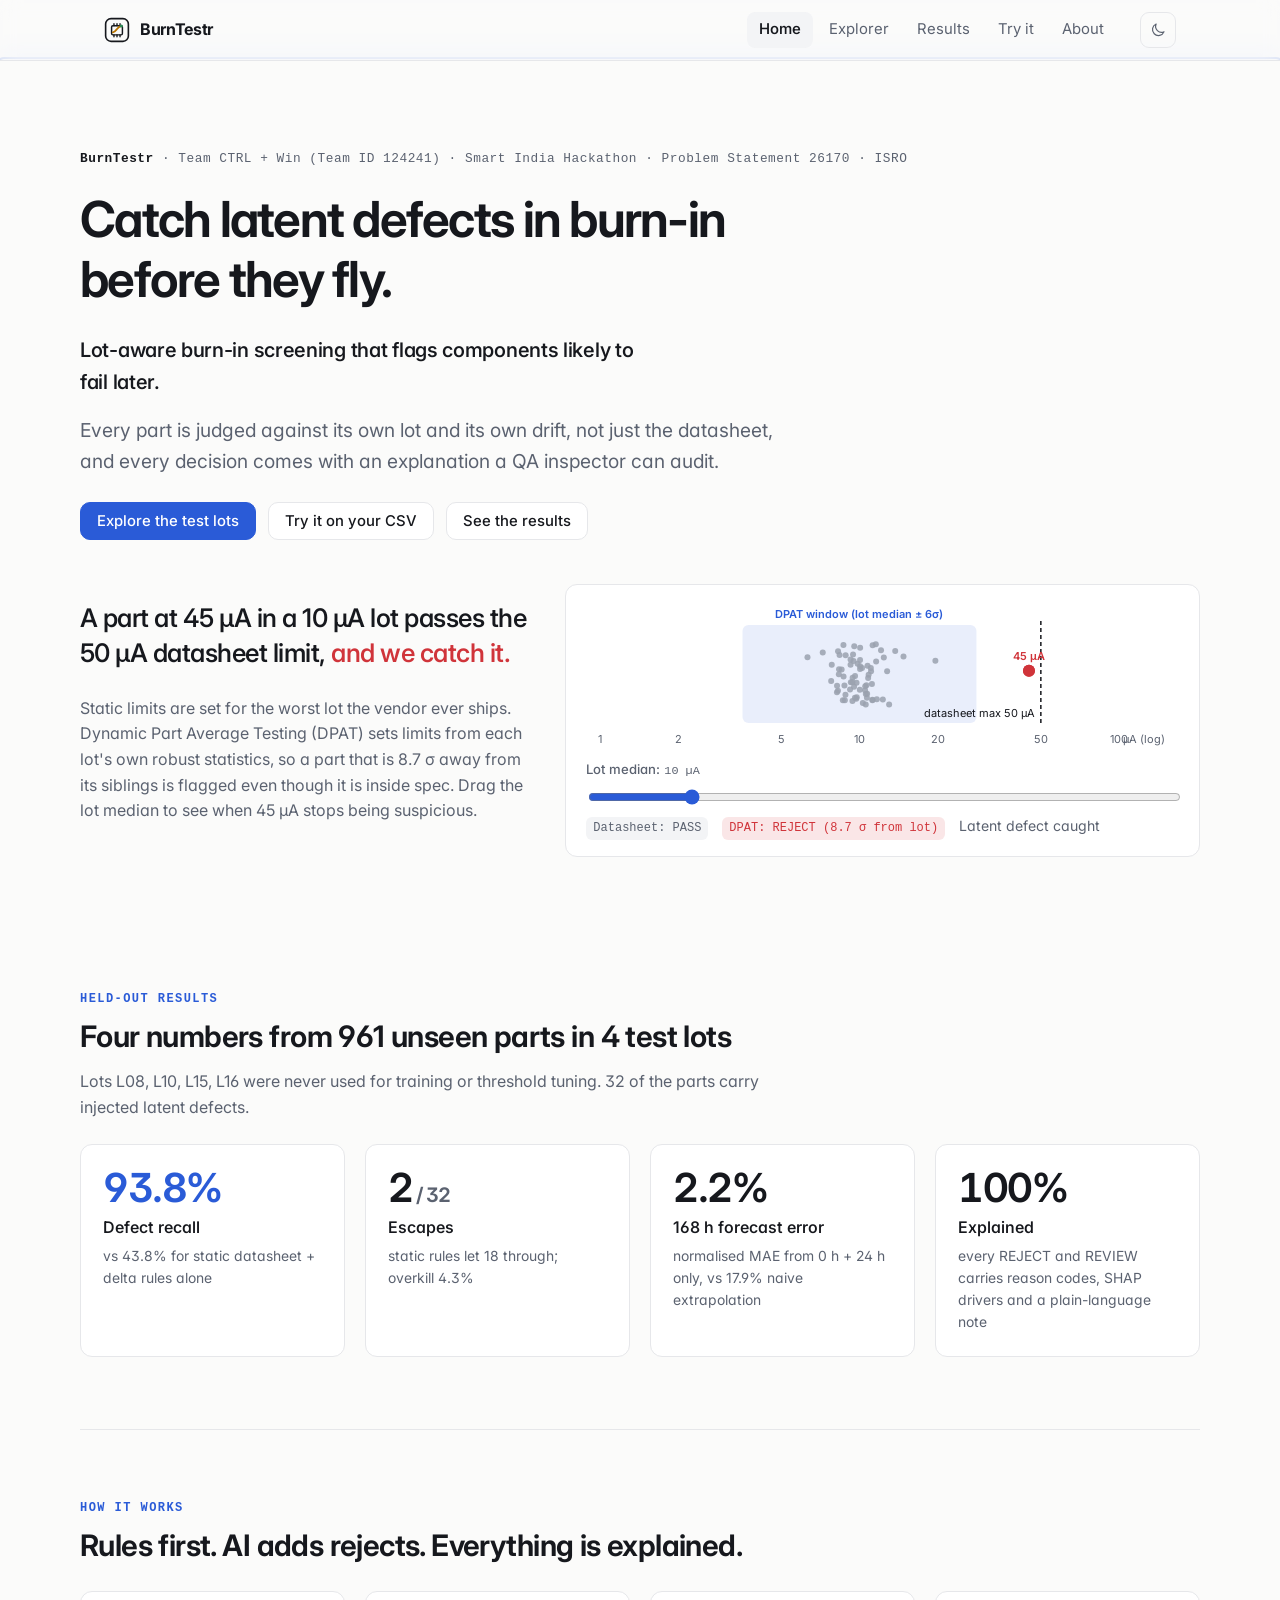
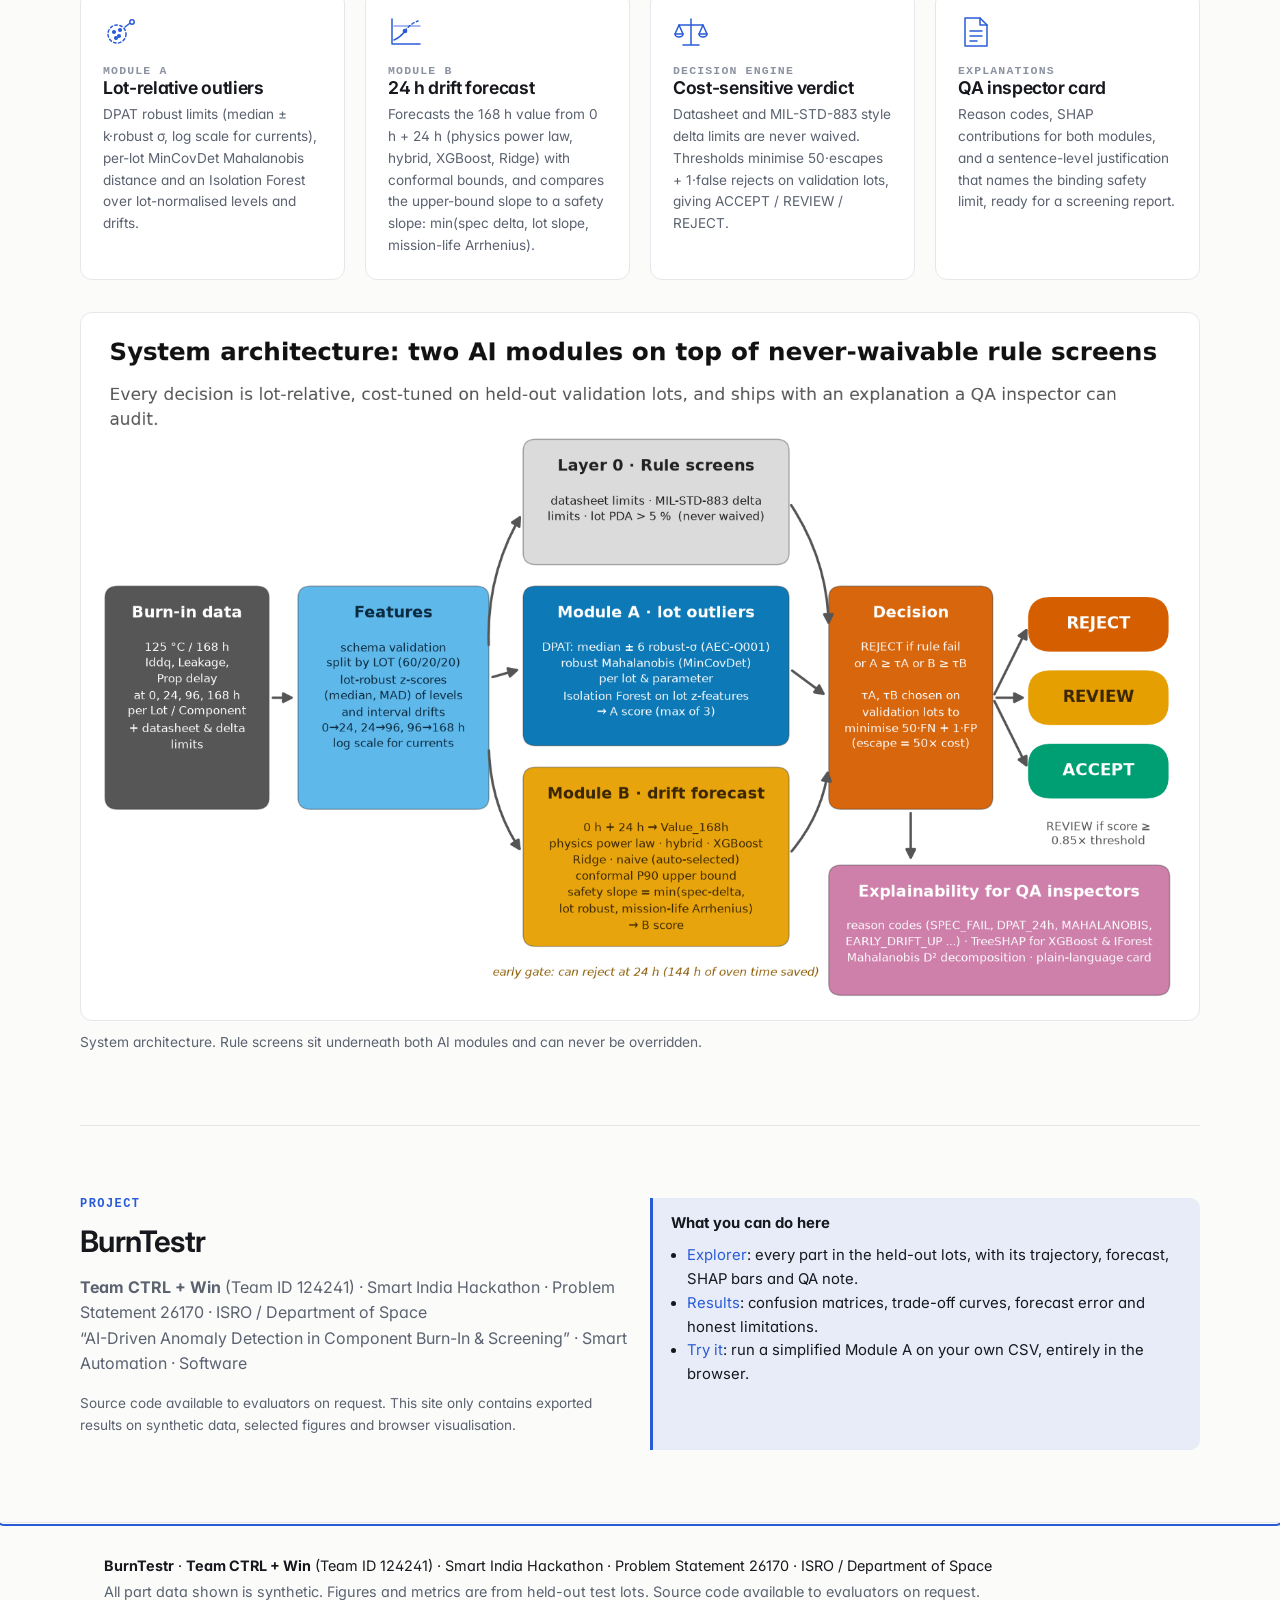
<file: index.html>
<!doctype html>
<html lang="en">
<head>
  <meta charset="utf-8">
  <meta name="viewport" content="width=device-width, initial-scale=1">
  <title>BurnTestr · Team CTRL + Win · SIH 26170 (ISRO)</title>
  <meta name="description" content="BurnTestr — lot-aware burn-in screening that flags components likely to fail later. Team CTRL + Win (Team ID 124241), Smart India Hackathon 26170, ISRO / Department of Space.">
  <meta name="theme-color" content="#fbfbfa" media="(prefers-color-scheme: light)">
  <meta name="theme-color" content="#0e1014" media="(prefers-color-scheme: dark)">
  <meta property="og:type" content="website">
  <meta property="og:title" content="BurnTestr · Team CTRL + Win · SIH 26170">
  <meta property="og:description" content="Lot-aware burn-in screening that flags components likely to fail later. A part at 45 µA in a 10 µA lot passes the 50 µA datasheet limit — and BurnTestr catches it. 93.8% recall vs 43.8% for static rules.">
  <meta property="og:image" content="https://mo0001.github.io/burnin-screening-site/img/fig/01_static_vs_dynamic_limits.png">
  <meta property="og:url" content="https://mo0001.github.io/burnin-screening-site/">
  <meta name="twitter:card" content="summary_large_image">
  <meta name="twitter:title" content="BurnTestr · Team CTRL + Win · SIH 26170">
  <meta name="twitter:description" content="Lot-aware burn-in screening that flags components likely to fail later.">
  <link rel="icon" href="favicon.svg" type="image/svg+xml">
  <link rel="preconnect" href="https://fonts.googleapis.com">
  <link rel="preconnect" href="https://fonts.gstatic.com" crossorigin>
  <link rel="stylesheet" href="https://fonts.googleapis.com/css2?family=Inter:wght@400;500;600;700&display=swap">
  <link rel="stylesheet" href="css/style.css">
  <script>
    (function () {
      var t = localStorage.getItem("theme");
      if (t) document.documentElement.dataset.theme = t;
    })();
  </script>
  <script type="module" src="js/main.js"></script>
</head>
<body>
  <a class="skip" href="#app">Skip to content</a>
  <header class="site-header">
    <div class="wrap header-inner">
      <a class="brand" href="#/" aria-label="BurnTestr home">
        <svg class="brand-mark" viewBox="0 0 24 24" aria-hidden="true">
          <rect x="1.5" y="1.5" width="21" height="21" rx="5" fill="none" stroke="currentColor" stroke-width="1.5"/>
          <rect x="7" y="8" width="10" height="8.5" rx="1.2" fill="none" stroke="currentColor" stroke-width="1.35"/>
          <path d="M9.2 8V6.2M12 8V6.2M14.8 8V6.2M9.2 16.5v1.8M12 16.5v1.8M14.8 16.5v1.8" fill="none" stroke="currentColor" stroke-width="1.25" stroke-linecap="round"/>
          <path d="M8.2 14.2c1.6-.2 2.6-1.6 3.8-3.1 1-1.3 2-2.6 3.9-2.8" fill="none" stroke="var(--review)" stroke-width="1.7" stroke-linecap="round"/>
          <circle cx="16" cy="8.3" r="1.45" fill="var(--ok)"/>
        </svg>
        <span>BurnTestr</span>
      </a>
      <nav class="nav" aria-label="Main">
        <a href="#/" data-route="">Home</a>
        <a href="#/explorer" data-route="explorer">Explorer</a>
        <a href="#/results" data-route="results">Results</a>
        <a href="#/try" data-route="try">Try it</a>
        <a href="#/about" data-route="about">About</a>
      </nav>
      <button class="theme-toggle" type="button" aria-label="Toggle dark mode" title="Toggle dark mode">
        <svg viewBox="0 0 24 24" aria-hidden="true"><path d="M20 14.5A8 8 0 0 1 9.5 4a8 8 0 1 0 10.5 10.5Z" fill="none" stroke="currentColor" stroke-width="1.6" stroke-linejoin="round"/></svg>
      </button>
    </div>
  </header>

  <main id="app" tabindex="-1">
    <noscript><div class="wrap section"><p>This site needs JavaScript for its interactive charts and demo.</p></div></noscript>
    <div class="wrap section loading">Loading…</div>
  </main>

  <footer class="site-footer">
    <div class="wrap footer-inner">
      <p><strong>BurnTestr</strong> · <strong>Team CTRL + Win</strong> (Team ID 124241) · Smart India Hackathon · Problem Statement 26170 · ISRO / Department of Space</p>
      <p class="muted">All part data shown is synthetic. Figures and metrics are from held-out test lots. Source code available to evaluators on request.</p>
    </div>
  </footer>
</body>
</html>
</file>
<file: css/style.css>
/* ---------- tokens ---------- */
:root {
  color-scheme: light;
  --bg: #fbfbfa;
  --surface: #ffffff;
  --surface-2: #f3f4f6;
  --text: #16181d;
  --muted: #5b6270;
  --faint: #8b92a0;
  --line: #e6e7ea;
  --accent: #2a5bd7;
  --accent-weak: rgba(42, 91, 215, 0.09);
  --accept: #9aa1ae;
  --review: #b87400;
  --reject: #d0343a;
  --ok: #2c8a57;
  --band: rgba(42, 91, 215, 0.10);
  --envelope: rgba(91, 98, 112, 0.14);
  --radius: 12px;
  --shadow: 0 1px 2px rgba(16, 24, 40, 0.04), 0 8px 24px rgba(16, 24, 40, 0.06);
  --mono: ui-monospace, SFMono-Regular, "JetBrains Mono", Consolas, monospace;
  --sans: Inter, system-ui, -apple-system, "Segoe UI", Roboto, "Helvetica Neue", Arial, sans-serif;
}
:root[data-theme="dark"] {
  color-scheme: dark;
  --bg: #0e1014;
  --surface: #151820;
  --surface-2: #1b1f29;
  --text: #e8eaee;
  --muted: #9aa2b1;
  --faint: #6f7786;
  --line: #262b36;
  --accent: #7c9dff;
  --accent-weak: rgba(124, 157, 255, 0.12);
  --accept: #5f6878;
  --review: #e3a82b;
  --reject: #ff6b6b;
  --ok: #4cc38a;
  --band: rgba(124, 157, 255, 0.13);
  --envelope: rgba(154, 162, 177, 0.14);
  --shadow: 0 1px 2px rgba(0, 0, 0, 0.3), 0 8px 24px rgba(0, 0, 0, 0.25);
}
@media (prefers-color-scheme: dark) {
  :root:not([data-theme="light"]) {
    color-scheme: dark;
    --bg: #0e1014; --surface: #151820; --surface-2: #1b1f29; --text: #e8eaee; --muted: #9aa2b1;
    --faint: #6f7786; --line: #262b36; --accent: #7c9dff; --accent-weak: rgba(124, 157, 255, 0.12);
    --accept: #5f6878; --review: #e3a82b; --reject: #ff6b6b; --ok: #4cc38a;
    --band: rgba(124, 157, 255, 0.13); --envelope: rgba(154, 162, 177, 0.14);
    --shadow: 0 1px 2px rgba(0, 0, 0, 0.3), 0 8px 24px rgba(0, 0, 0, 0.25);
  }
}

/* ---------- base ---------- */
*, *::before, *::after { box-sizing: border-box; }
html { -webkit-text-size-adjust: 100%; scroll-behavior: smooth; }
body {
  margin: 0; background: var(--bg); color: var(--text);
  font: 16px/1.6 var(--sans); font-feature-settings: "cv11", "ss01";
  -webkit-font-smoothing: antialiased; min-height: 100vh; display: flex; flex-direction: column;
}
main { flex: 1; outline: none; }
a { color: var(--accent); text-decoration: none; }
a:hover { text-decoration: underline; text-underline-offset: 3px; }
h1, h2, h3, h4 { line-height: 1.2; letter-spacing: -0.02em; margin: 0 0 0.5em; font-weight: 650; }
h1 { font-size: clamp(2rem, 4.6vw, 3.1rem); letter-spacing: -0.035em; }
h2 { font-size: clamp(1.4rem, 2.6vw, 1.85rem); }
h3 { font-size: 1.1rem; }
p { margin: 0 0 1em; }
small, .small { font-size: 0.85rem; }
.muted { color: var(--muted); }
.faint { color: var(--faint); }
.mono, code { font-family: var(--mono); font-size: 0.9em; }
code { background: var(--surface-2); padding: 0.1em 0.35em; border-radius: 5px; }
img { max-width: 100%; height: auto; display: block; }
:focus-visible { outline: 2px solid var(--accent); outline-offset: 2px; border-radius: 4px; }
.skip { position: absolute; left: -999px; top: 8px; background: var(--surface); padding: 8px 12px; z-index: 100; }
.skip:focus { left: 8px; }

.wrap { max-width: 1120px; margin: 0 auto; padding: 0 24px; }
.section { padding: 72px 0; }
.section + .section { border-top: 1px solid var(--line); }
.section-tight { padding: 40px 0; }
.eyebrow {
  font: 600 0.75rem/1 var(--mono); letter-spacing: 0.12em; text-transform: uppercase;
  color: var(--accent); margin-bottom: 14px; display: block;
}
.lead { font-size: clamp(1.05rem, 1.6vw, 1.2rem); color: var(--muted); max-width: 44rem; }
.tagline {
  font-size: clamp(1.05rem, 1.7vw, 1.25rem); color: var(--text); font-weight: 550;
  letter-spacing: -0.015em; max-width: 36rem; margin: 0 0 0.85em;
}
.loading { color: var(--muted); }

/* ---------- header / footer ---------- */
.site-header {
  position: sticky; top: 0; z-index: 20;
  background: color-mix(in srgb, var(--bg) 82%, transparent);
  backdrop-filter: saturate(1.4) blur(10px); -webkit-backdrop-filter: saturate(1.4) blur(10px);
  border-bottom: 1px solid var(--line);
}
.header-inner { display: flex; align-items: center; gap: 24px; height: 60px; }
.brand { display: flex; align-items: center; gap: 10px; color: var(--text); font-weight: 650; letter-spacing: -0.01em; white-space: nowrap; }
.brand:hover { text-decoration: none; }
.brand-mark { width: 26px; height: 26px; flex: none; }
.brand span { font-weight: 700; letter-spacing: -0.02em; }
.nav { display: flex; gap: 4px; margin-left: auto; overflow-x: auto; scrollbar-width: none; }
.nav::-webkit-scrollbar { display: none; }
.nav a { color: var(--muted); padding: 6px 12px; border-radius: 8px; font-size: 0.93rem; white-space: nowrap; }
.nav a:hover { color: var(--text); background: var(--surface-2); text-decoration: none; }
.nav a[aria-current="page"] { color: var(--text); background: var(--surface-2); font-weight: 550; }
.theme-toggle {
  border: 1px solid var(--line); background: transparent; color: var(--muted); width: 36px; height: 36px;
  border-radius: 9px; display: grid; place-items: center; cursor: pointer; flex: none;
}
.theme-toggle:hover { color: var(--text); background: var(--surface-2); }
.theme-toggle svg { width: 18px; height: 18px; }
.site-footer { border-top: 1px solid var(--line); padding: 28px 0 36px; font-size: 0.9rem; }
.footer-inner p { margin: 0.2em 0; }
@media (max-width: 720px) {
  .header-inner { flex-wrap: wrap; height: auto; padding-top: 10px; gap: 8px 12px; }
  .brand { flex: 1; }
  .nav { order: 3; width: 100%; margin: 0 -8px 6px; }
  .section { padding: 48px 0; }
}

/* ---------- common components ---------- */
.grid { display: grid; gap: 20px; }
.g2 { grid-template-columns: repeat(2, minmax(0, 1fr)); }
.g3 { grid-template-columns: repeat(3, minmax(0, 1fr)); }
.g4 { grid-template-columns: repeat(4, minmax(0, 1fr)); }
@media (max-width: 900px) { .g4 { grid-template-columns: repeat(2, minmax(0, 1fr)); } .g3 { grid-template-columns: 1fr; } }
@media (max-width: 640px) { .g2, .g4 { grid-template-columns: 1fr; } }
.card {
  background: var(--surface); border: 1px solid var(--line); border-radius: var(--radius); padding: 22px;
}
.card h3 { margin-bottom: 6px; }
.card p:last-child { margin-bottom: 0; }
.btn {
  display: inline-flex; align-items: center; gap: 8px; border: 1px solid var(--line); background: var(--surface);
  color: var(--text); padding: 9px 16px; border-radius: 10px; font: 500 0.93rem var(--sans); cursor: pointer;
}
.btn:hover { text-decoration: none; background: var(--surface-2); }
.btn:focus-visible, .theme-toggle:focus-visible, .nav a:focus-visible, .seg button:focus-visible {
  outline: 2px solid var(--accent); outline-offset: 2px;
}
.btn-primary { background: var(--accent); border-color: var(--accent); color: #fff; }
:root[data-theme="dark"] .btn-primary { color: #0e1014; }
@media (prefers-color-scheme: dark) { :root:not([data-theme="light"]) .btn-primary { color: #0e1014; } }
.btn-primary:hover { background: var(--accent); filter: brightness(1.08); }
.btn:disabled { opacity: 0.5; cursor: not-allowed; }
.row { display: flex; flex-wrap: wrap; gap: 12px; align-items: center; }
.spacer { flex: 1; }

.badge {
  display: inline-flex; align-items: center; gap: 6px; font: 600 0.72rem/1 var(--mono); letter-spacing: 0.06em;
  padding: 5px 8px; border-radius: 6px; border: 1px solid currentColor; white-space: nowrap;
}
.badge::before { content: ""; width: 6px; height: 6px; border-radius: 50%; background: currentColor; }
.badge.ACCEPT { color: var(--muted); }
.badge.REVIEW { color: var(--review); }
.badge.REJECT { color: var(--reject); }
.chip {
  display: inline-block; font: 500 0.75rem/1.2 var(--mono); padding: 4px 7px; border-radius: 6px;
  background: var(--surface-2); color: var(--muted); margin: 2px 4px 2px 0; white-space: nowrap;
}
.chip.bad { background: color-mix(in srgb, var(--reject) 12%, transparent); color: var(--reject); }
.chip.warn { background: color-mix(in srgb, var(--review) 14%, transparent); color: var(--review); }
.chip.info { background: var(--accent-weak); color: var(--accent); }

label.field { display: flex; flex-direction: column; gap: 6px; font-size: 0.82rem; color: var(--muted); font-weight: 500; }
select, input[type="search"], input[type="text"] {
  font: 0.93rem var(--sans); color: var(--text); background: var(--surface); border: 1px solid var(--line);
  border-radius: 9px; padding: 8px 10px; min-width: 0;
}
select { padding-right: 28px; }
input[type="range"] { accent-color: var(--accent); width: 100%; }
.seg { display: inline-flex; border: 1px solid var(--line); border-radius: 9px; overflow: hidden; background: var(--surface); }
.seg button {
  border: 0; background: transparent; color: var(--muted); padding: 8px 12px; font: 500 0.88rem var(--sans); cursor: pointer;
}
.seg button + button { border-left: 1px solid var(--line); }
.seg button[aria-pressed="true"] { background: var(--accent-weak); color: var(--accent); }

/* ---------- tables ---------- */
.table-wrap { overflow-x: auto; border: 1px solid var(--line); border-radius: var(--radius); background: var(--surface); }
table { width: 100%; border-collapse: collapse; font-size: 0.9rem; }
th, td { text-align: left; padding: 10px 14px; border-bottom: 1px solid var(--line); vertical-align: top; }
th { font-weight: 600; color: var(--muted); font-size: 0.78rem; letter-spacing: 0.04em; text-transform: uppercase; background: var(--surface); position: sticky; top: 0; }
tbody tr:last-child td { border-bottom: 0; }
td.num, th.num { text-align: right; font-variant-numeric: tabular-nums; font-family: var(--mono); font-size: 0.85rem; }
tr.clickable { cursor: pointer; }
tr.clickable:hover td { background: var(--surface-2); }
tr.best td { font-weight: 600; }
tr.hl td { background: var(--accent-weak); }

/* ---------- charts ---------- */
.chart { width: 100%; position: relative; }
.chart svg { display: block; width: 100%; height: auto; overflow: visible; }
.chart text { fill: var(--muted); font: 11px var(--sans); }
.chart .axis line, .chart .axis path { stroke: var(--line); }
.chart .grid-line { stroke: var(--line); stroke-dasharray: 2 3; }
.chart .title { fill: var(--text); font-weight: 600; font-size: 12px; }
.legend { display: flex; flex-wrap: wrap; gap: 6px 16px; font-size: 0.82rem; color: var(--muted); margin: 6px 0 4px; }
.legend span { display: inline-flex; align-items: center; gap: 6px; }
.legend i { width: 14px; height: 3px; border-radius: 2px; display: inline-block; }
.legend i.dot { width: 9px; height: 9px; border-radius: 50%; }
.legend i.box { width: 14px; height: 10px; border-radius: 3px; }
.d-ACCEPT { fill: var(--accept); }
.d-REVIEW { fill: var(--review); }
.d-REJECT { fill: var(--reject); }
.dot-part { cursor: pointer; transition: r 0.12s; }
.dot-part:hover { stroke: var(--text); stroke-width: 1.5; }
.dot-part.sel { stroke: var(--text); stroke-width: 2; }
.tooltip {
  position: absolute; pointer-events: none; background: var(--text); color: var(--bg); font-size: 0.78rem;
  padding: 6px 9px; border-radius: 7px; white-space: nowrap; transform: translate(-50%, calc(-100% - 10px));
  opacity: 0; transition: opacity 0.1s; z-index: 5;
}
.tooltip.show { opacity: 1; }

/* ---------- home ---------- */
.hero { padding: 88px 0 64px; }
.hero h1 { max-width: 16em; }
.hero .team { font: 500 0.8rem/1.5 var(--mono); color: var(--muted); letter-spacing: 0.04em; margin-bottom: 22px; }
.hero .team strong { color: var(--text); }
.hook { margin-top: 44px; display: grid; grid-template-columns: minmax(0, 5fr) minmax(0, 7fr); gap: 32px; align-items: center; }
@media (max-width: 900px) { .hook { grid-template-columns: 1fr; } }
.hook-quote { font-size: clamp(1.25rem, 2.2vw, 1.6rem); line-height: 1.35; letter-spacing: -0.02em; font-weight: 550; }
.hook-quote em { font-style: normal; color: var(--reject); }
.hook-visual { padding: 18px 20px 14px; }
.hook-status { display: flex; gap: 10px; flex-wrap: wrap; margin-top: 8px; font-size: 0.88rem; }
.pulse { transform-box: fill-box; transform-origin: center; animation: pulse 2.2s ease-out infinite; }
@keyframes pulse { 0% { transform: scale(1); opacity: 0.55; } 80%, 100% { transform: scale(3.2); opacity: 0; } }
@media (prefers-reduced-motion: reduce) { .pulse { animation: none; opacity: 0; } html { scroll-behavior: auto; } }

.kpi .kpi-value { font-size: clamp(1.9rem, 3.4vw, 2.5rem); font-weight: 650; letter-spacing: -0.035em; line-height: 1.05; font-variant-numeric: tabular-nums; }
.kpi .kpi-value.accent { color: var(--accent); }
.kpi .kpi-label { font-weight: 550; margin: 6px 0 4px; }
.kpi .kpi-sub { color: var(--muted); font-size: 0.87rem; }
.icon { width: 36px; height: 36px; color: var(--accent); margin-bottom: 14px; }
.icon svg { width: 100%; height: 100%; }
.step-no { font: 600 0.72rem var(--mono); color: var(--faint); letter-spacing: 0.1em; }
.arch { border: 1px solid var(--line); border-radius: var(--radius); background: #fff; padding: 12px; }
.callout {
  border-left: 3px solid var(--accent); background: var(--accent-weak); padding: 14px 18px; border-radius: 0 10px 10px 0;
  font-size: 0.93rem;
}

/* ---------- explorer ---------- */
.toolbar { display: flex; flex-wrap: wrap; gap: 14px; align-items: flex-end; margin-bottom: 18px; }
.lot-summary { display: flex; flex-wrap: wrap; gap: 8px 22px; font-size: 0.88rem; color: var(--muted); margin: 4px 0 14px; }
.lot-summary b { color: var(--text); font-variant-numeric: tabular-nums; }
.pager { display: flex; gap: 8px; align-items: center; justify-content: flex-end; margin-top: 10px; font-size: 0.88rem; color: var(--muted); }
.drawer-backdrop { position: fixed; inset: 0; background: rgba(10, 12, 16, 0.35); z-index: 40; opacity: 0; pointer-events: none; transition: opacity 0.2s; }
.drawer-backdrop.open { opacity: 1; pointer-events: auto; }
.drawer {
  position: fixed; top: 0; right: 0; bottom: 0; width: min(640px, 100%); background: var(--bg); z-index: 41;
  border-left: 1px solid var(--line); box-shadow: var(--shadow); transform: translateX(102%); transition: transform 0.22s ease;
  overflow-y: auto; overscroll-behavior: contain;
}
.drawer.open { transform: none; }
@media (prefers-reduced-motion: reduce) { .drawer, .drawer-backdrop { transition: none; } }
.drawer-head { position: sticky; top: 0; background: color-mix(in srgb, var(--bg) 92%, transparent); backdrop-filter: blur(8px); padding: 18px 24px 12px; border-bottom: 1px solid var(--line); z-index: 2; }
.drawer-body { padding: 18px 24px 40px; }
.drawer-body h4 { font-size: 0.78rem; text-transform: uppercase; letter-spacing: 0.08em; color: var(--muted); margin: 26px 0 10px; font-weight: 600; }
.close-btn { border: 1px solid var(--line); background: var(--surface); color: var(--muted); border-radius: 8px; width: 32px; height: 32px; cursor: pointer; font-size: 18px; line-height: 1; }
.close-btn:hover { color: var(--text); }
.meta-grid { display: grid; grid-template-columns: repeat(auto-fit, minmax(120px, 1fr)); gap: 10px; }
.meta-grid > div { background: var(--surface); border: 1px solid var(--line); border-radius: 10px; padding: 10px 12px; }
.meta-grid .k { font-size: 0.72rem; color: var(--muted); text-transform: uppercase; letter-spacing: 0.06em; }
.meta-grid .v { font: 600 1rem var(--mono); font-variant-numeric: tabular-nums; }
.bars { display: grid; gap: 7px; }
.bar-row { display: grid; grid-template-columns: minmax(0, 11rem) minmax(0, 1fr) 4.8rem; gap: 10px; align-items: center; font-size: 0.82rem; }
.bar-row .lbl { color: var(--muted); overflow: hidden; text-overflow: ellipsis; white-space: nowrap; }
.bar-row .val { font-family: var(--mono); text-align: right; font-variant-numeric: tabular-nums; font-size: 0.8rem; }
.bar-track { position: relative; height: 10px; background: var(--surface-2); border-radius: 5px; }
.bar-track.div::after { content: ""; position: absolute; left: 50%; top: -3px; bottom: -3px; width: 1px; background: var(--faint); }
.bar-fill { position: absolute; top: 0; bottom: 0; border-radius: 5px; background: var(--accent); }
.bar-fill.neg { background: var(--faint); }
.bar-fill.bad { background: var(--reject); }
.bar-row.binding .lbl { color: var(--text); font-weight: 600; }
.inspector {
  background: var(--surface); border: 1px solid var(--line); border-radius: var(--radius); overflow: hidden;
}
.inspector-head { display: flex; align-items: center; gap: 10px; padding: 12px 16px; border-bottom: 1px dashed var(--line); font: 600 0.75rem var(--mono); letter-spacing: 0.08em; color: var(--muted); text-transform: uppercase; }
.inspector-body { padding: 14px 16px; font-size: 0.9rem; line-height: 1.65; }
.inspector-body p { margin: 0 0 0.8em; }
.inspector-body .param-name { font: 600 0.8rem var(--mono); color: var(--accent); margin-right: 4px; }
.inspector-body mark { background: color-mix(in srgb, var(--reject) 14%, transparent); color: var(--reject); padding: 0 3px; border-radius: 3px; font-weight: 600; }
.inspector-body mark.ok { background: color-mix(in srgb, var(--ok) 13%, transparent); color: var(--ok); }
.inspector-body strong { font-weight: 650; }

/* ---------- results ---------- */
.cm { display: grid; grid-template-columns: auto 1fr 1fr; gap: 4px; font-size: 0.85rem; }
.cm .h { color: var(--muted); font-size: 0.72rem; text-transform: uppercase; letter-spacing: 0.06em; display: flex; align-items: center; justify-content: center; padding: 4px; text-align: center; }
.cm .h.side { justify-content: flex-end; writing-mode: horizontal-tb; }
.cm .c { border-radius: 8px; padding: 14px 8px; text-align: center; font: 650 1.35rem var(--mono); font-variant-numeric: tabular-nums; }
.cm .c small { display: block; font: 500 0.7rem var(--sans); color: var(--muted); margin-top: 2px; letter-spacing: 0.02em; }
.cm .tp { background: color-mix(in srgb, var(--ok) 14%, transparent); }
.cm .tn { background: var(--surface-2); }
.cm .fp { background: color-mix(in srgb, var(--review) 14%, transparent); }
.cm .fn { background: color-mix(in srgb, var(--reject) 16%, transparent); color: var(--reject); }
.cm-stats { font-size: 0.85rem; color: var(--muted); margin-top: 12px; display: flex; flex-wrap: wrap; gap: 4px 14px; }
.cm-stats b { color: var(--text); font-variant-numeric: tabular-nums; }
.inline-bar { display: inline-block; height: 8px; border-radius: 4px; background: var(--accent); vertical-align: middle; margin-right: 8px; opacity: 0.85; }
.inline-bar.naive { background: var(--faint); }
figure { margin: 0; }
figure img { border-radius: 10px; border: 1px solid var(--line); background: #fff; }
figcaption { font-size: 0.86rem; color: var(--muted); margin-top: 10px; }
.limits li { margin-bottom: 0.6em; }
.limits li::marker { color: var(--faint); }

/* ---------- try it ---------- */
.dropzone {
  border: 1.5px dashed var(--line); border-radius: var(--radius); padding: 28px; text-align: center; background: var(--surface);
  transition: border-color 0.15s, background 0.15s;
}
.dropzone.over { border-color: var(--accent); background: var(--accent-weak); }
.dropzone input[type="file"] { display: none; }
.slider-field { min-width: min(220px, 100%); flex: 1; }
.slider-field output { font: 600 0.9rem var(--mono); color: var(--text); }
.reason-list { margin: 0; padding-left: 1.1em; }
.reason-list li { margin-bottom: 2px; }
.notice { font-size: 0.88rem; color: var(--muted); background: var(--surface-2); padding: 12px 14px; border-radius: 10px; }
.error { color: var(--reject); }
.team-list { list-style: none; padding: 0; margin: 0; display: flex; flex-wrap: wrap; gap: 10px; }
.team-list li { border: 1px solid var(--line); border-radius: 10px; padding: 8px 12px; background: var(--surface); }
dl.kv { display: grid; grid-template-columns: max-content 1fr; gap: 6px 18px; margin: 0; font-size: 0.92rem; }
dl.kv dt { color: var(--muted); }
dl.kv dd { margin: 0; }
</file>
